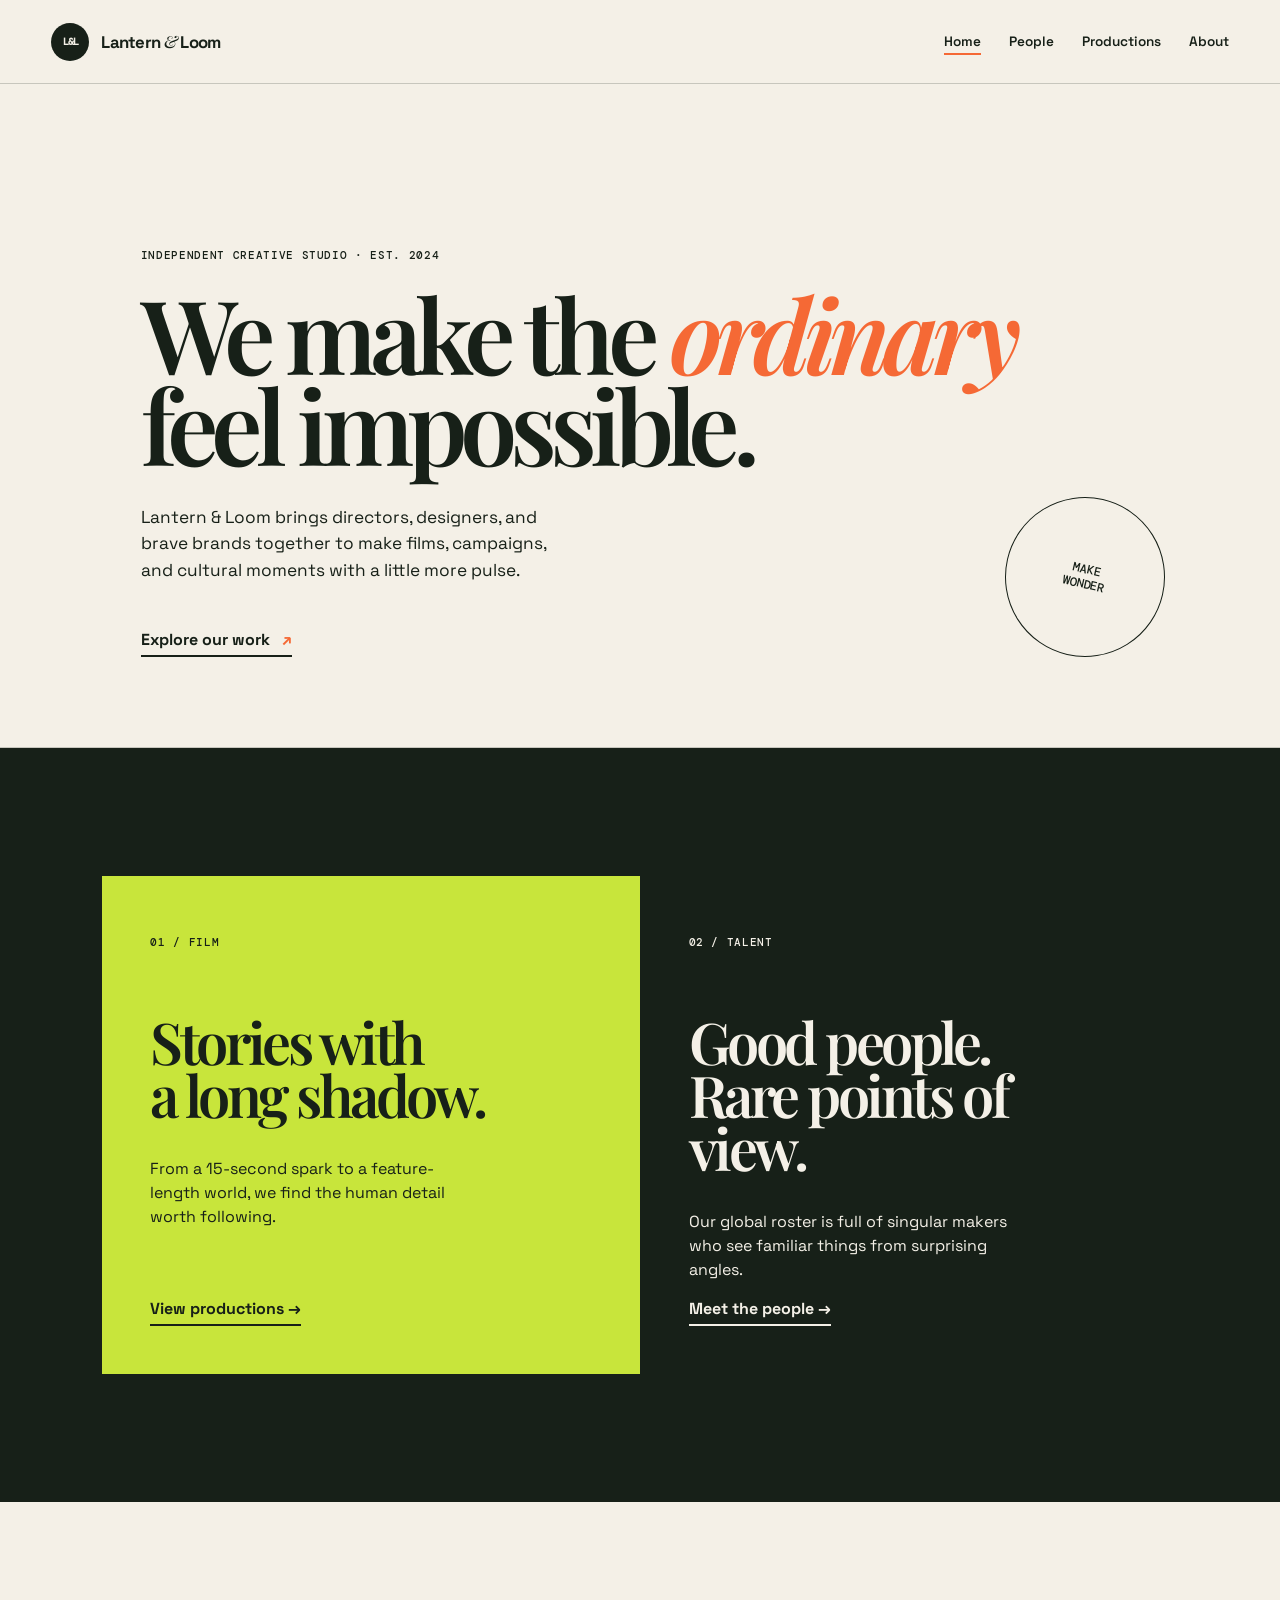
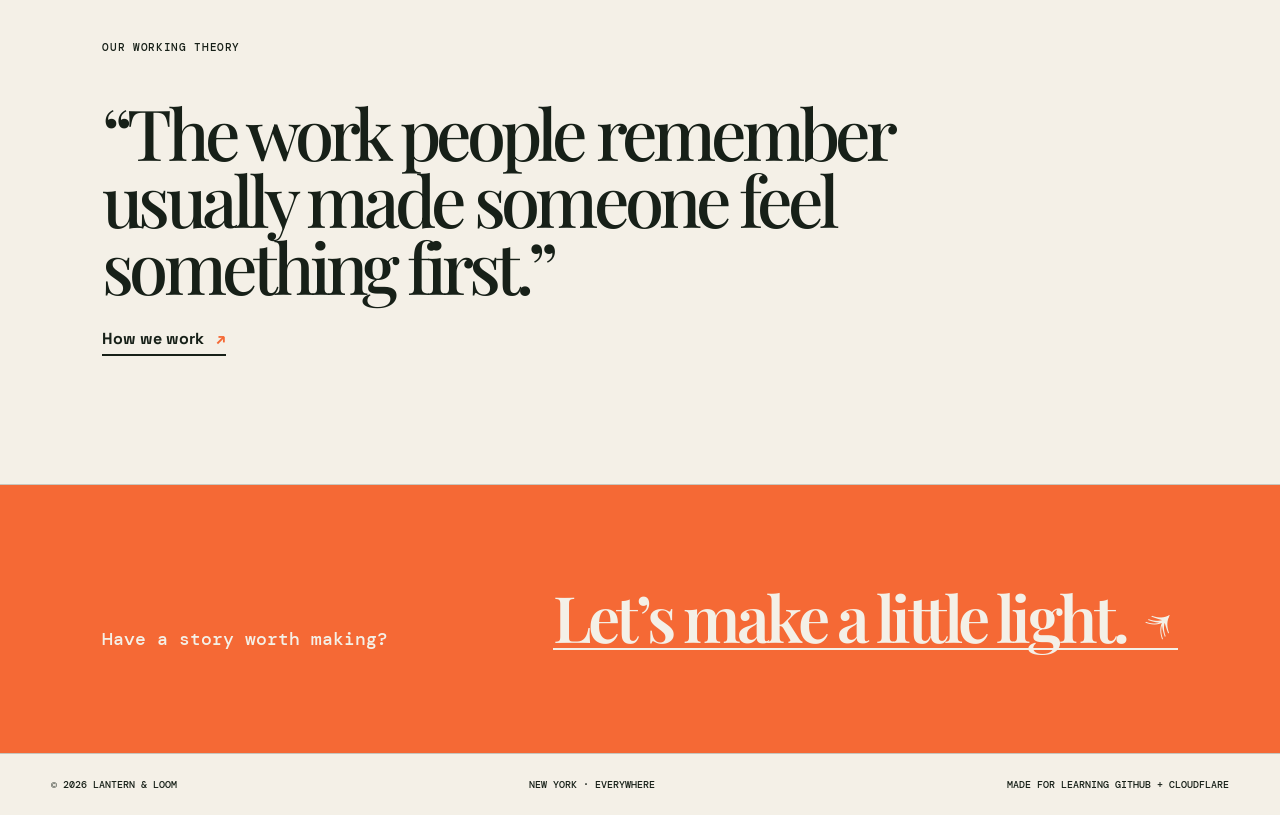
<file: index.html>
<!doctype html>
<html lang="en">
  <head>
    <meta charset="UTF-8" />
    <meta name="viewport" content="width=device-width, initial-scale=1.0" />
    <meta name="description" content="Lantern & Loom — a story-first creative production studio." />
    <title>Lantern & Loom — Creative Production Studio</title>
    <link rel="preconnect" href="https://fonts.googleapis.com" />
    <link rel="preconnect" href="https://fonts.gstatic.com" crossorigin />
    <link href="https://fonts.googleapis.com/css2?family=DM+Mono:wght@400;500&family=Playfair+Display:ital,wght@0,500;0,600;0,700;1,500&family=Space+Grotesk:wght@400;500;600;700&display=swap" rel="stylesheet" />
    <link rel="stylesheet" href="css/styles.css" />
    <script src="js/app.js" defer></script>
  </head>
  <body>
    <header class="site-header"><a class="brand" href="index.html" aria-label="Lantern and Loom home"><span class="brand-mark">L&L</span><span>Lantern <em>&amp;</em> Loom</span></a><button class="menu-button" aria-expanded="false" aria-controls="site-nav">Menu</button><nav id="site-nav" class="site-nav" aria-label="Main navigation"><a class="active" href="index.html">Home</a><a href="people/">People</a><a href="productions/">Productions</a><a href="about/">About</a></nav></header>
    <main><section class="hero"><p class="eyebrow">Independent creative studio · Est. 2024</p><h1>We make the <em>ordinary</em><br />feel impossible.</h1><p class="hero-copy">Lantern &amp; Loom brings directors, designers, and brave brands together to make films, campaigns, and cultural moments with a little more pulse.</p><a class="text-link" href="productions/">Explore our work <span>↗</span></a><div class="hero-orbit" aria-hidden="true"><span>MAKE<br />WONDER</span></div></section><section class="feature-grid section-pad"><article class="feature-card amber reveal"><p class="eyebrow">01 / Film</p><h2>Stories with<br />a long shadow.</h2><p>From a 15-second spark to a feature-length world, we find the human detail worth following.</p><a href="productions/" class="card-link">View productions →</a></article><article class="feature-card ink reveal"><p class="eyebrow">02 / Talent</p><h2>Good people.<br />Rare points of view.</h2><p>Our global roster is full of singular makers who see familiar things from surprising angles.</p><a href="people/" class="card-link">Meet the people →</a></article></section><section class="manifesto section-pad reveal"><p class="eyebrow">Our working theory</p><blockquote>“The work people remember usually made someone feel something first.”</blockquote><a class="text-link" href="about/">How we work <span>↗</span></a></section><section class="contact-strip"><p>Have a story worth making?</p><a href="mailto:hello@lanternandloom.test">Let’s make a little light. <span>↗</span></a></section></main>
    <footer class="site-footer"><span>© 2026 Lantern &amp; Loom</span><span>New York · Everywhere</span><span>Made for learning GitHub + Cloudflare</span></footer>
  </body>
</html>
</file>
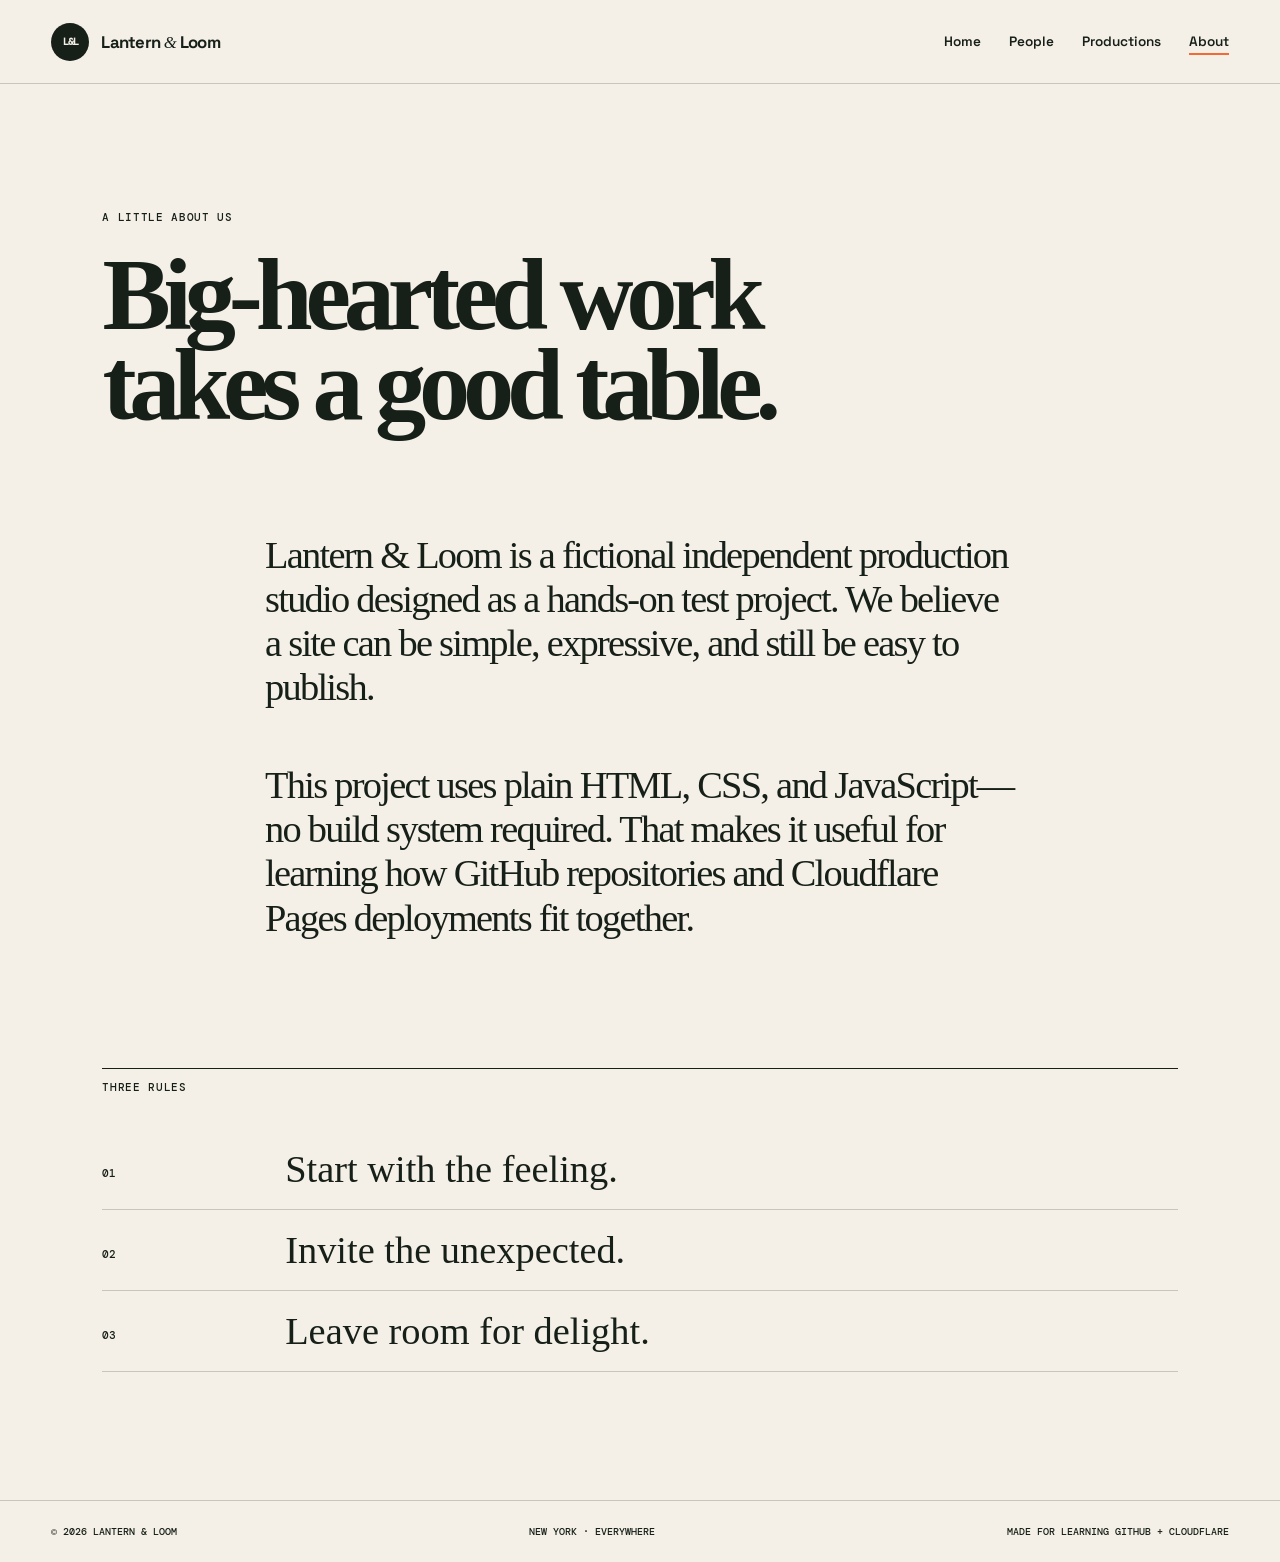
<file: about/index.html>
<!doctype html><html lang="en"><head><meta charset="UTF-8"><meta name="viewport" content="width=device-width,initial-scale=1.0"><title>About — Lantern & Loom</title><link rel="preconnect" href="https://fonts.googleapis.com"><link rel="preconnect" href="https://fonts.gstatic.com" crossorigin><link href="https://fonts.googleapis.com/css2?family=DM+Mono:wght@400;500;0,600;0,700;1,500&family=Space+Grotesk:wght@400;500;600;700&display=swap" rel="stylesheet"><link rel="stylesheet" href="../css/styles.css"><script src="../js/app.js" defer></script></head><body><header class="site-header"><a class="brand" href="../index.html"><span class="brand-mark">L&L</span><span>Lantern <em>&amp;</em> Loom</span></a><button class="menu-button" aria-expanded="false" aria-controls="site-nav">Menu</button><nav id="site-nav" class="site-nav"><a href="../index.html">Home</a><a href="../people/">People</a><a href="../productions/">Productions</a><a class="active" href="index.html">About</a></nav></header><main class="interior about-page"><p class="eyebrow">A little about us</p><h1>Big-hearted work<br>takes a good table.</h1><div class="about-copy reveal"><p>Lantern &amp; Loom is a fictional independent production studio designed as a hands-on test project. We believe a site can be simple, expressive, and still be easy to publish.</p><p>This project uses plain HTML, CSS, and JavaScript—no build system required. That makes it useful for learning how GitHub repositories and Cloudflare Pages deployments fit together.</p></div><section class="values reveal"><p class="eyebrow">Three rules</p><ol><li><span>01</span>Start with the feeling.</li><li><span>02</span>Invite the unexpected.</li><li><span>03</span>Leave room for delight.</li></ol></section></main><footer class="site-footer"><span>© 2026 Lantern &amp; Loom</span><span>New York · Everywhere</span><span>Made for learning GitHub + Cloudflare</span></footer></body></html>
</file>
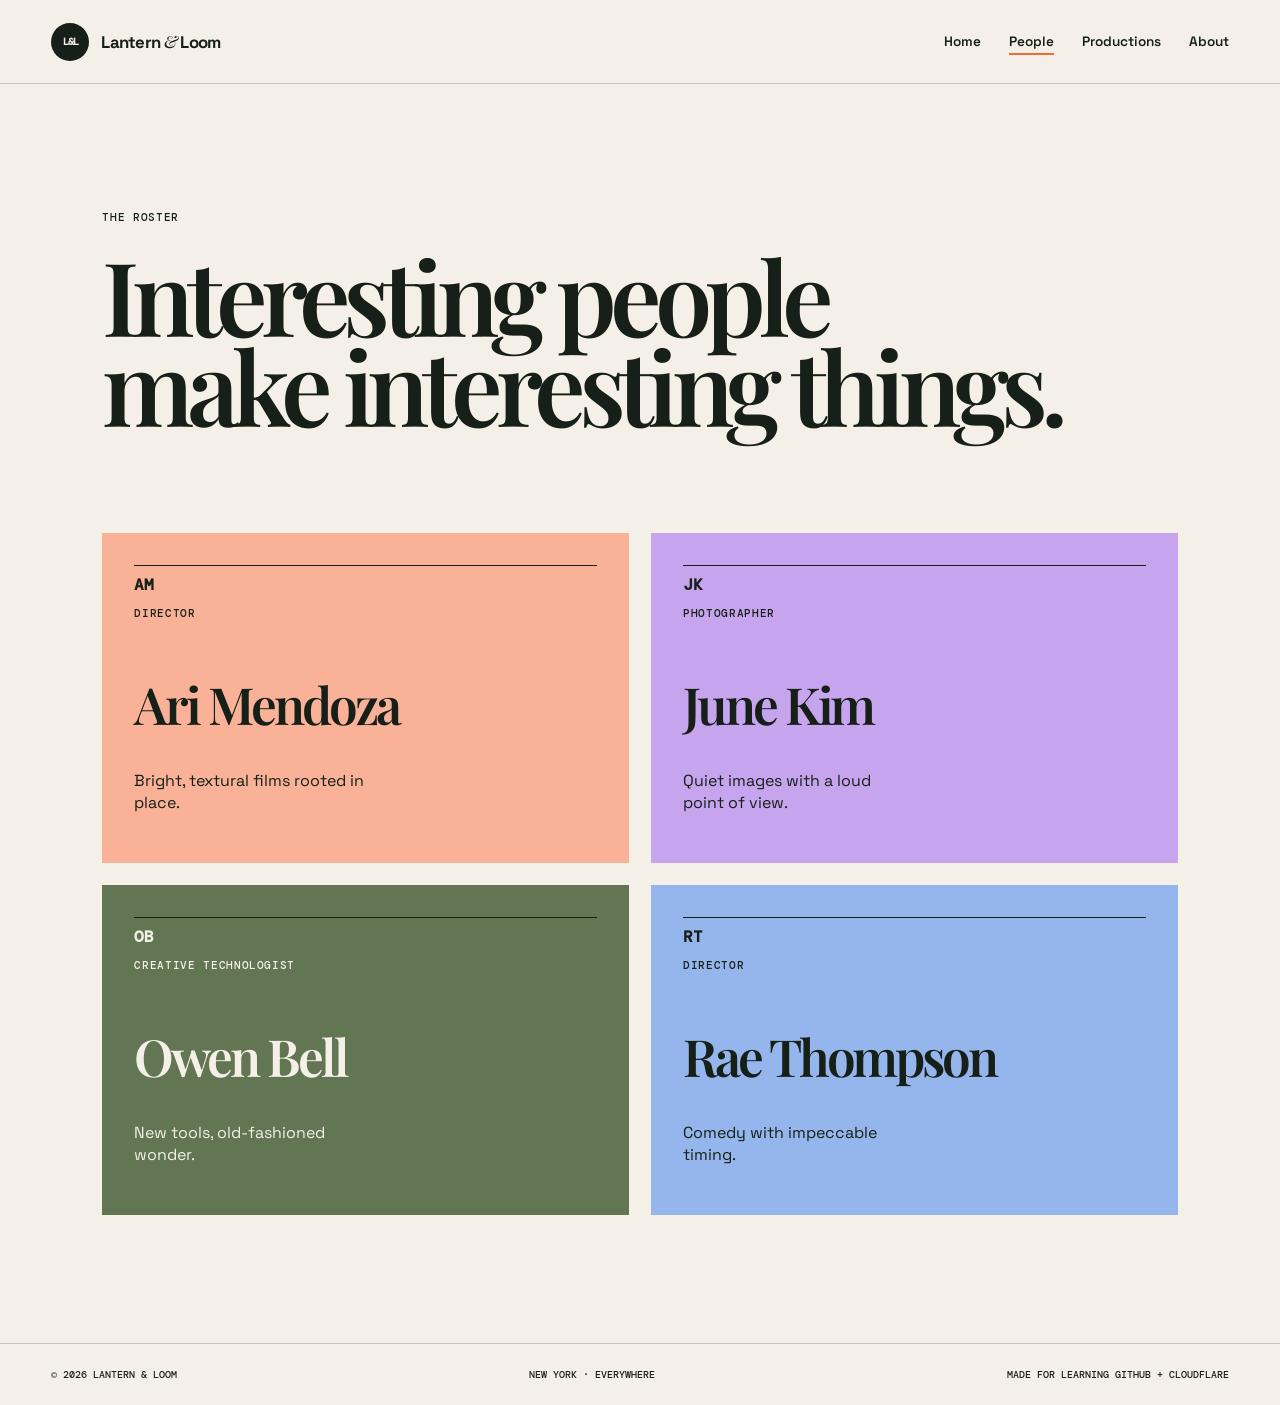
<file: people/index.html>
<!doctype html><html lang="en"><head><meta charset="UTF-8"><meta name="viewport" content="width=device-width,initial-scale=1.0"><title>People — Lantern & Loom</title><link rel="preconnect" href="https://fonts.googleapis.com"><link rel="preconnect" href="https://fonts.gstatic.com" crossorigin><link href="https://fonts.googleapis.com/css2?family=DM+Mono:wght@400;500&family=Playfair+Display:ital,wght@0,500;0,600;0,700;1,500&family=Space+Grotesk:wght@400;500;600;700&display=swap" rel="stylesheet"><link rel="stylesheet" href="../css/styles.css"><script src="../js/app.js" defer></script></head><body><header class="site-header"><a class="brand" href="../index.html"><span class="brand-mark">L&L</span><span>Lantern <em>&amp;</em> Loom</span></a><button class="menu-button" aria-expanded="false" aria-controls="site-nav">Menu</button><nav id="site-nav" class="site-nav"><a href="../index.html">Home</a><a class="active" href="index.html">People</a><a href="../productions/">Productions</a><a href="../about/">About</a></nav></header><main class="interior"><p class="eyebrow">The roster</p><h1>Interesting people<br>make interesting things.</h1><div class="talent-grid"><article class="talent-card coral reveal"><div class="monogram">AM</div><p class="eyebrow">Director</p><h2>Ari Mendoza</h2><p>Bright, textural films rooted in place.</p></article><article class="talent-card violet reveal"><div class="monogram">JK</div><p class="eyebrow">Photographer</p><h2>June Kim</h2><p>Quiet images with a loud point of view.</p></article><article class="talent-card moss reveal"><div class="monogram">OB</div><p class="eyebrow">Creative technologist</p><h2>Owen Bell</h2><p>New tools, old-fashioned wonder.</p></article><article class="talent-card sky reveal"><div class="monogram">RT</div><p class="eyebrow">Director</p><h2>Rae Thompson</h2><p>Comedy with impeccable timing.</p></article></div></main><footer class="site-footer"><span>© 2026 Lantern &amp; Loom</span><span>New York · Everywhere</span><span>Made for learning GitHub + Cloudflare</span></footer></body></html>
</file>
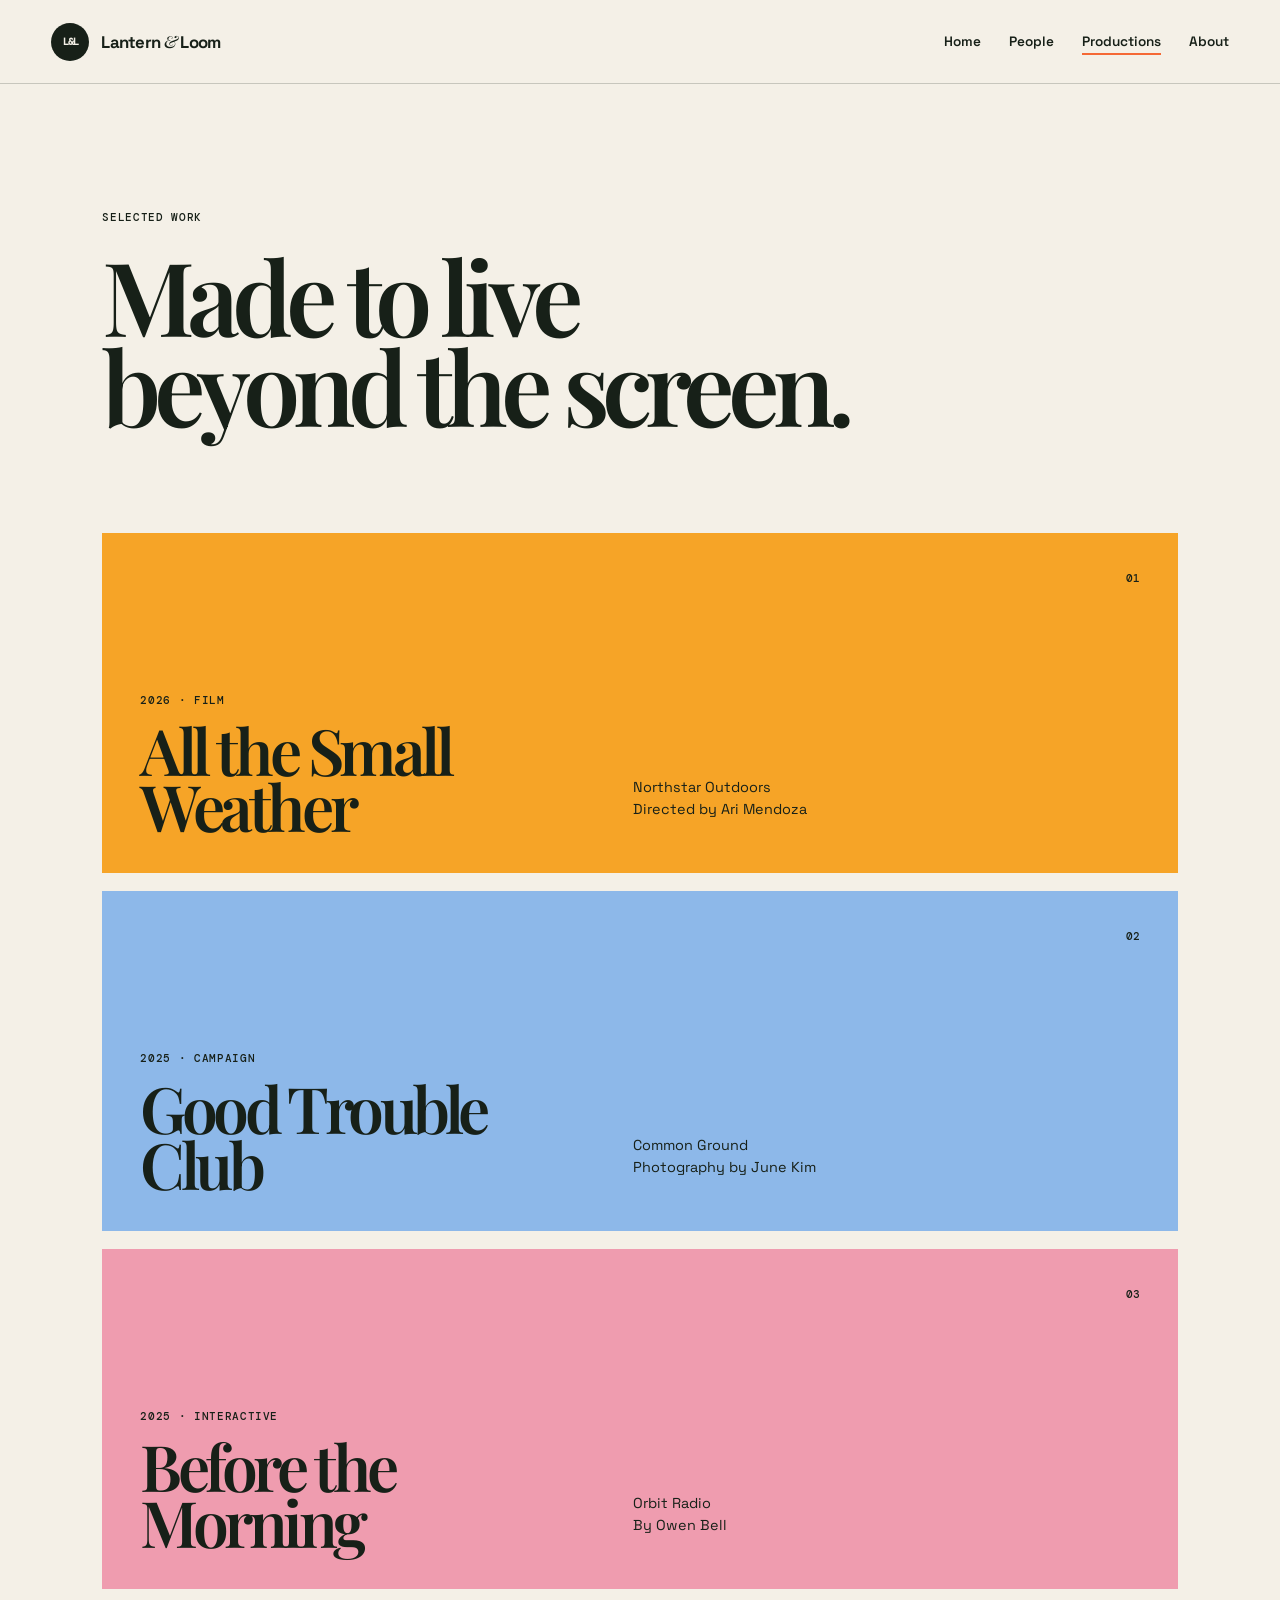
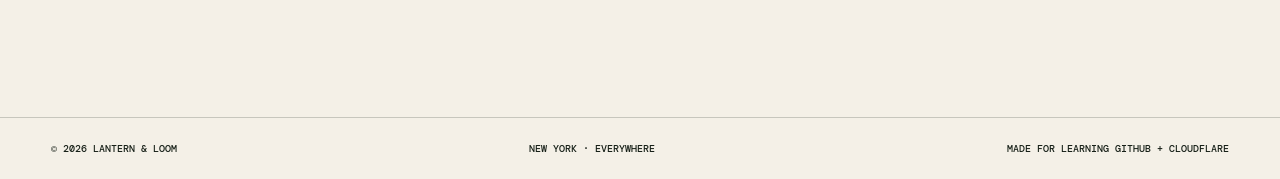
<file: productions/index.html>
<!doctype html><html lang="en"><head><meta charset="UTF-8"><meta name="viewport" content="width=device-width,initial-scale=1.0"><title>Productions — Lantern & Loom</title><link rel="preconnect" href="https://fonts.googleapis.com"><link rel="preconnect" href="https://fonts.gstatic.com" crossorigin><link href="https://fonts.googleapis.com/css2?family=DM+Mono:wght@400;500&family=Playfair+Display:ital,wght@0,500;0,600;0,700;1,500&family=Space+Grotesk:wght@400;500;600;700&display=swap" rel="stylesheet"><link rel="stylesheet" href="../css/styles.css"><script src="../js/app.js" defer></script></head><body><header class="site-header"><a class="brand" href="../index.html"><span class="brand-mark">L&L</span><span>Lantern <em>&amp;</em> Loom</span></a><button class="menu-button" aria-expanded="false" aria-controls="site-nav">Menu</button><nav id="site-nav" class="site-nav"><a href="../index.html">Home</a><a href="../people/">People</a><a class="active" href="index.html">Productions</a><a href="../about/">About</a></nav></header><main class="interior"><p class="eyebrow">Selected work</p><h1>Made to live<br>beyond the screen.</h1><div class="work-list"><article class="work-item orange reveal"><div><p class="eyebrow">2026 · Film</p><h2>All the Small<br>Weather</h2></div><p>Northstar Outdoors<br>Directed by Ari Mendoza</p><span>01</span></article><article class="work-item blue reveal"><div><p class="eyebrow">2025 · Campaign</p><h2>Good Trouble<br>Club</h2></div><p>Common Ground<br>Photography by June Kim</p><span>02</span></article><article class="work-item pink reveal"><div><p class="eyebrow">2025 · Interactive</p><h2>Before the<br>Morning</h2></div><p>Orbit Radio<br>By Owen Bell</p><span>03</span></article></div></main><footer class="site-footer"><span>© 2026 Lantern &amp; Loom</span><span>New York · Everywhere</span><span>Made for learning GitHub + Cloudflare</span></footer></body></html>
</file>
<file: css/styles.css>
:root{--paper:#f4f0e7;--ink:#172018;--lime:#c8e53b;--orange:#f56935;--blue:#95b6ec;--pink:#ec91a9;--moss:#627653;--line:rgba(23,32,24,.2)}*{box-sizing:border-box}html{scroll-behavior:smooth}body{margin:0;color:var(--ink);background:var(--paper);font-family:"Space Grotesk",sans-serif}a{color:inherit;text-decoration:none}.site-header{min-height:84px;border-bottom:1px solid var(--line);display:flex;align-items:center;justify-content:space-between;padding:0 4vw;position:relative}.brand{display:flex;align-items:center;gap:12px;font-size:1.05rem;font-weight:700;letter-spacing:-.04em}.brand em{font-family:"Playfair Display",serif;font-weight:500}.brand-mark{display:grid;place-items:center;width:38px;height:38px;border-radius:50%;color:var(--paper);background:var(--ink);font-family:"DM Mono",monospace;font-size:.64rem;letter-spacing:-.12em}.site-nav{display:flex;gap:28px;font-size:.85rem;font-weight:600}.site-nav a{position:relative}.site-nav a:after{content:"";position:absolute;left:0;bottom:-5px;width:0;height:2px;background:var(--orange);transition:width .2s}.site-nav a:hover:after,.site-nav .active:after{width:100%}.menu-button{display:none;border:0;background:none;color:var(--ink);font:600 .85rem "Space Grotesk"}.hero{min-height:650px;padding:12vw 11vw 7vw;position:relative;overflow:hidden;border-bottom:1px solid var(--line)}.eyebrow{font:500 .68rem "DM Mono",monospace;letter-spacing:.06em;text-transform:uppercase}.hero h1,.interior h1{font:600 clamp(3.6rem,8vw,8.2rem)/.88 "Playfair Display",serif;letter-spacing:-.07em;margin:26px 0 35px}.hero h1 em,.interior h1 em{color:var(--orange)}.hero-copy{max-width:440px;font-size:1.08rem;line-height:1.55}.text-link,.card-link{display:inline-flex;gap:12px;margin-top:28px;font-weight:700;border-bottom:2px solid currentColor;padding-bottom:5px}.text-link span{color:var(--orange)}.hero-orbit{position:absolute;right:9vw;bottom:7vw;width:160px;height:160px;border-radius:50%;border:1px solid var(--ink);display:grid;place-items:center;transform:rotate(13deg);font:500 .76rem/1.2 "DM Mono";text-align:center}.section-pad{padding:10vw 8vw}.feature-grid{display:grid;grid-template-columns:1fr 1fr;gap:1px;background:var(--ink)}.feature-card{min-height:440px;padding:48px;display:flex;flex-direction:column}.feature-card h2{font:600 clamp(2.5rem,4.5vw,5rem)/.92 "Playfair Display",serif;letter-spacing:-.06em;margin:55px 0 20px}.feature-card p:not(.eyebrow){max-width:330px;line-height:1.5}.feature-card .card-link{margin-top:auto;align-self:flex-start}.amber{background:var(--lime)}.ink{color:var(--paper);background:var(--ink)}.manifesto{min-height:510px;border-bottom:1px solid var(--line)}.manifesto blockquote{max-width:900px;margin:45px 0 0;font:500 clamp(2.6rem,5.5vw,6.3rem)/.95 "Playfair Display",serif;letter-spacing:-.07em}.contact-strip{color:var(--paper);background:var(--orange);padding:8vw;display:flex;align-items:flex-end;justify-content:space-between;gap:30px}.contact-strip p{margin:0;font:500 1.1rem "DM Mono"}.contact-strip a{font:600 clamp(2.3rem,5vw,5rem)/.95 "Playfair Display",serif;letter-spacing:-.06em;border-bottom:2px solid var(--paper)}.site-footer{padding:24px 4vw;display:flex;justify-content:space-between;gap:15px;border-top:1px solid var(--line);font:500 .65rem "DM Mono";text-transform:uppercase}.interior{padding:9vw 8vw 10vw}.interior>h1{margin-bottom:8vw}.talent-grid{display:grid;grid-template-columns:repeat(2,1fr);gap:22px}.talent-card{padding:32px;min-height:330px;display:flex;flex-direction:column}.talent-card h2{font:600 clamp(2.2rem,4vw,4rem)/.95 "Playfair Display",serif;letter-spacing:-.06em;margin:50px 0 8px}.talent-card p:last-child{max-width:230px;margin-top:auto;line-height:1.4}.monogram{font:600 1rem "DM Mono";border-top:1px solid var(--ink);padding-top:8px}.coral{background:#f9b198}.violet{background:#c6a4ee}.moss{color:var(--paper);background:var(--moss)}.sky{background:var(--blue)}.work-list{display:grid;gap:18px}.work-item{min-height:340px;display:grid;grid-template-columns:1fr 1fr auto;align-items:end;padding:38px}.work-item h2{margin:15px 0 0;font:600 clamp(2.8rem,5vw,5.5rem)/.88 "Playfair Display",serif;letter-spacing:-.07em}.work-item>p{font-size:.9rem;line-height:1.5}.work-item>span{align-self:start;font:500 .7rem "DM Mono"}.orange{background:#f6a427}.blue{background:#8db8e9}.pink{background:#ef9caf}.about-copy{max-width:750px;margin:0 auto 10vw;font:500 clamp(1.7rem,3vw,3.3rem)/1.15 "Playfair Display",serif;letter-spacing:-.045em}.about-copy p+p{margin-top:1.4em}.values{border-top:1px solid var(--ink)}.values ol{list-style:none;padding:0;margin:35px 0 0}.values li{padding:18px 0;border-bottom:1px solid var(--line);font:500 clamp(1.6rem,3vw,3rem) "Playfair Display"}.values li span{display:inline-block;width:17%;font:500 .7rem "DM Mono";vertical-align:middle}.reveal{opacity:0;transform:translateY(20px);transition:opacity .7s ease,transform .7s ease}.reveal.visible{opacity:1;transform:none}@media(max-width:700px){.site-header{min-height:68px}.menu-button{display:block}.site-nav{display:none;position:absolute;z-index:3;top:68px;left:0;right:0;padding:24px 4vw;background:var(--paper);border-bottom:1px solid var(--line);flex-direction:column;gap:20px}.site-nav.open{display:flex}.hero{min-height:590px;padding:18vw 7vw 10vw}.hero-orbit{right:7vw;bottom:6vw;width:110px;height:110px;font-size:.56rem}.feature-grid,.talent-grid{grid-template-columns:1fr}.feature-card{min-height:360px;padding:34px}.section-pad,.interior{padding:15vw 7vw}.contact-strip{padding:14vw 7vw;display:block}.contact-strip p{margin-bottom:28px}.site-footer{flex-direction:column}.work-item{min-height:300px;grid-template-columns:1fr auto;padding:25px}.work-item>p{grid-column:1}.work-item>span{grid-column:2;grid-row:1}.about-copy{margin-bottom:15vw}}
</file>
